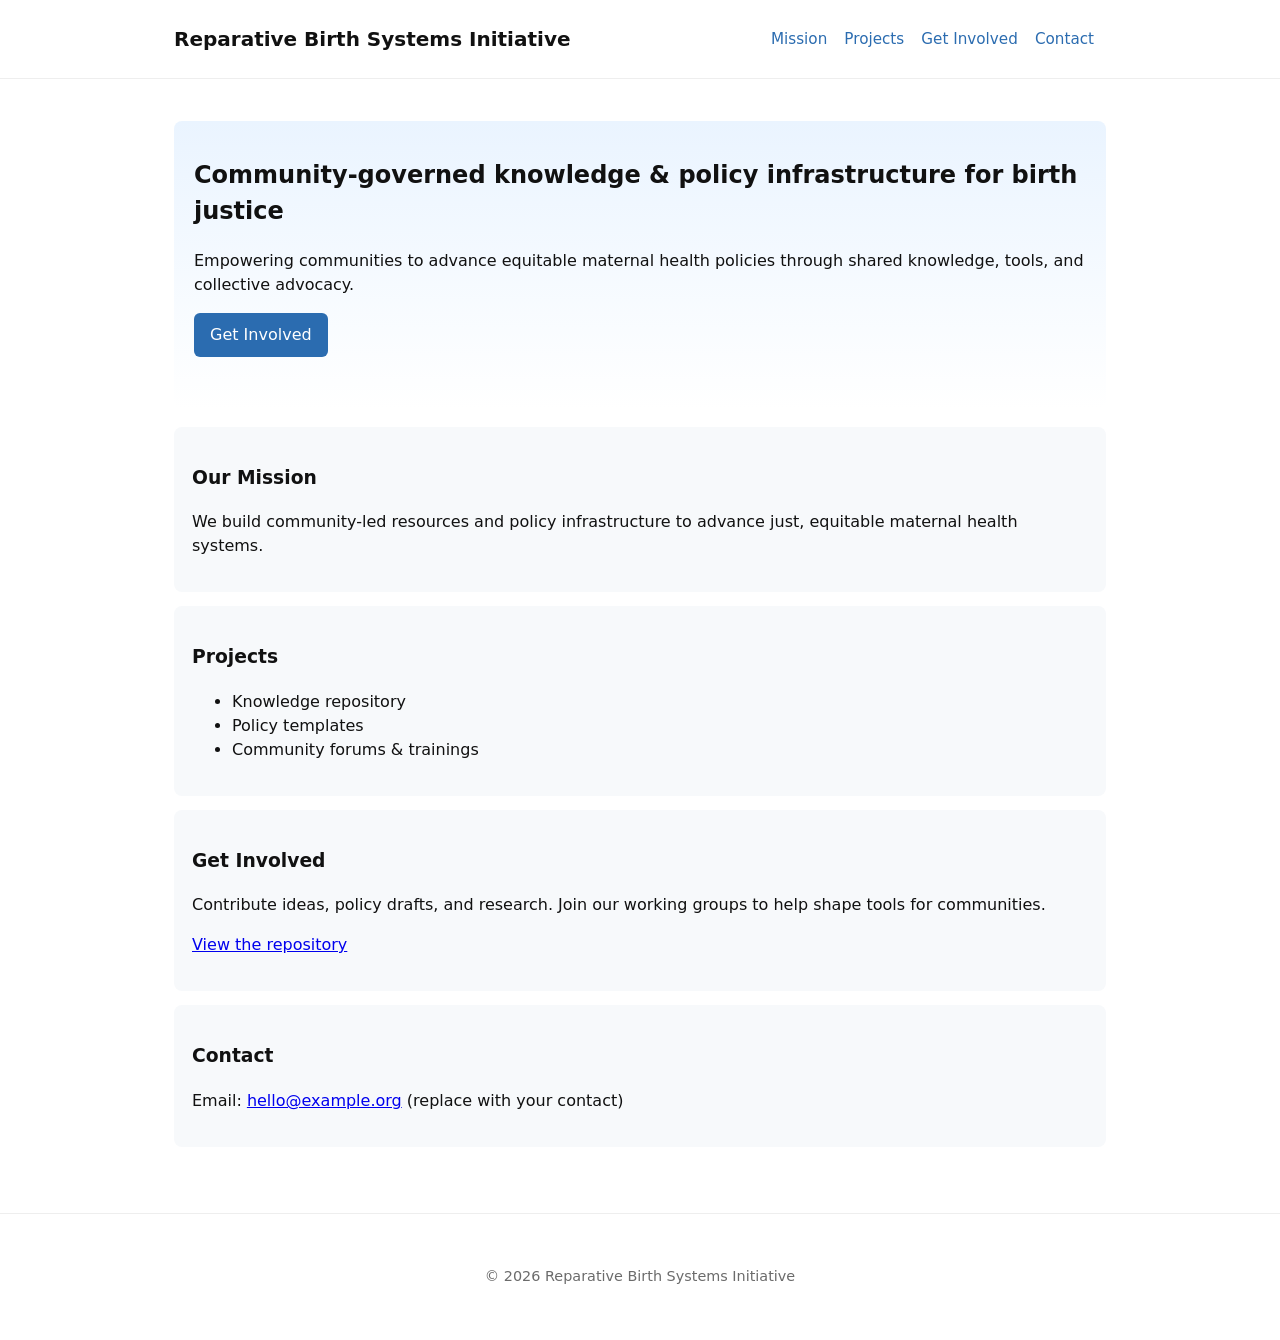
<file: index.html>
<!doctype html>
<html lang="en">
<head>
  <meta charset="utf-8" />
  <meta name="viewport" content="width=device-width,initial-scale=1" />
  <title>Reparative Birth Systems Initiative</title>
  <link rel="stylesheet" href="styles.css" />
  <meta name="description" content="Community-governed knowledge & policy infrastructure for birth justice." />
</head>
<body>
  <header class="site-header">
    <div class="container">
      <h1 class="site-title">Reparative Birth Systems Initiative</h1>
      <nav class="site-nav" aria-label="Main">
        <a href="#mission">Mission</a>
        <a href="#projects">Projects</a>
        <a href="#get-involved">Get Involved</a>
        <a href="#contact">Contact</a>
      </nav>
    </div>
  </header>

  <main class="container">
    <section id="hero" class="hero">
      <h2>Community-governed knowledge & policy infrastructure for birth justice</h2>
      <p>Empowering communities to advance equitable maternal health policies through shared knowledge, tools, and collective advocacy.</p>
      <p><a class="cta" href="#get-involved">Get Involved</a></p>
    </section>

    <section id="mission" class="card">
      <h3>Our Mission</h3>
      <p>We build community-led resources and policy infrastructure to advance just, equitable maternal health systems.</p>
    </section>

    <section id="projects" class="card">
      <h3>Projects</h3>
      <ul>
        <li>Knowledge repository</li>
        <li>Policy templates</li>
        <li>Community forums & trainings</li>
      </ul>
    </section>

    <section id="get-involved" class="card">
      <h3>Get Involved</h3>
      <p>Contribute ideas, policy drafts, and research. Join our working groups to help shape tools for communities.</p>
      <p><a href="https://github.com/Motherwit2026/Reparative-Birth-Systems-Initiative">View the repository</a></p>
    </section>

    <section id="contact" class="card">
      <h3>Contact</h3>
      <p>Email: <a href="mailto:hello@example.org">hello@example.org</a> (replace with your contact)</p>
    </section>
  </main>

  <footer class="site-footer">
    <div class="container">
      <p>&copy; <span id="year"></span> Reparative Birth Systems Initiative</p>
    </div>
  </footer>

  <script>
    // small script to set the year
    document.getElementById('year').textContent = new Date().getFullYear();
  </script>
</body>
</html>
</file>
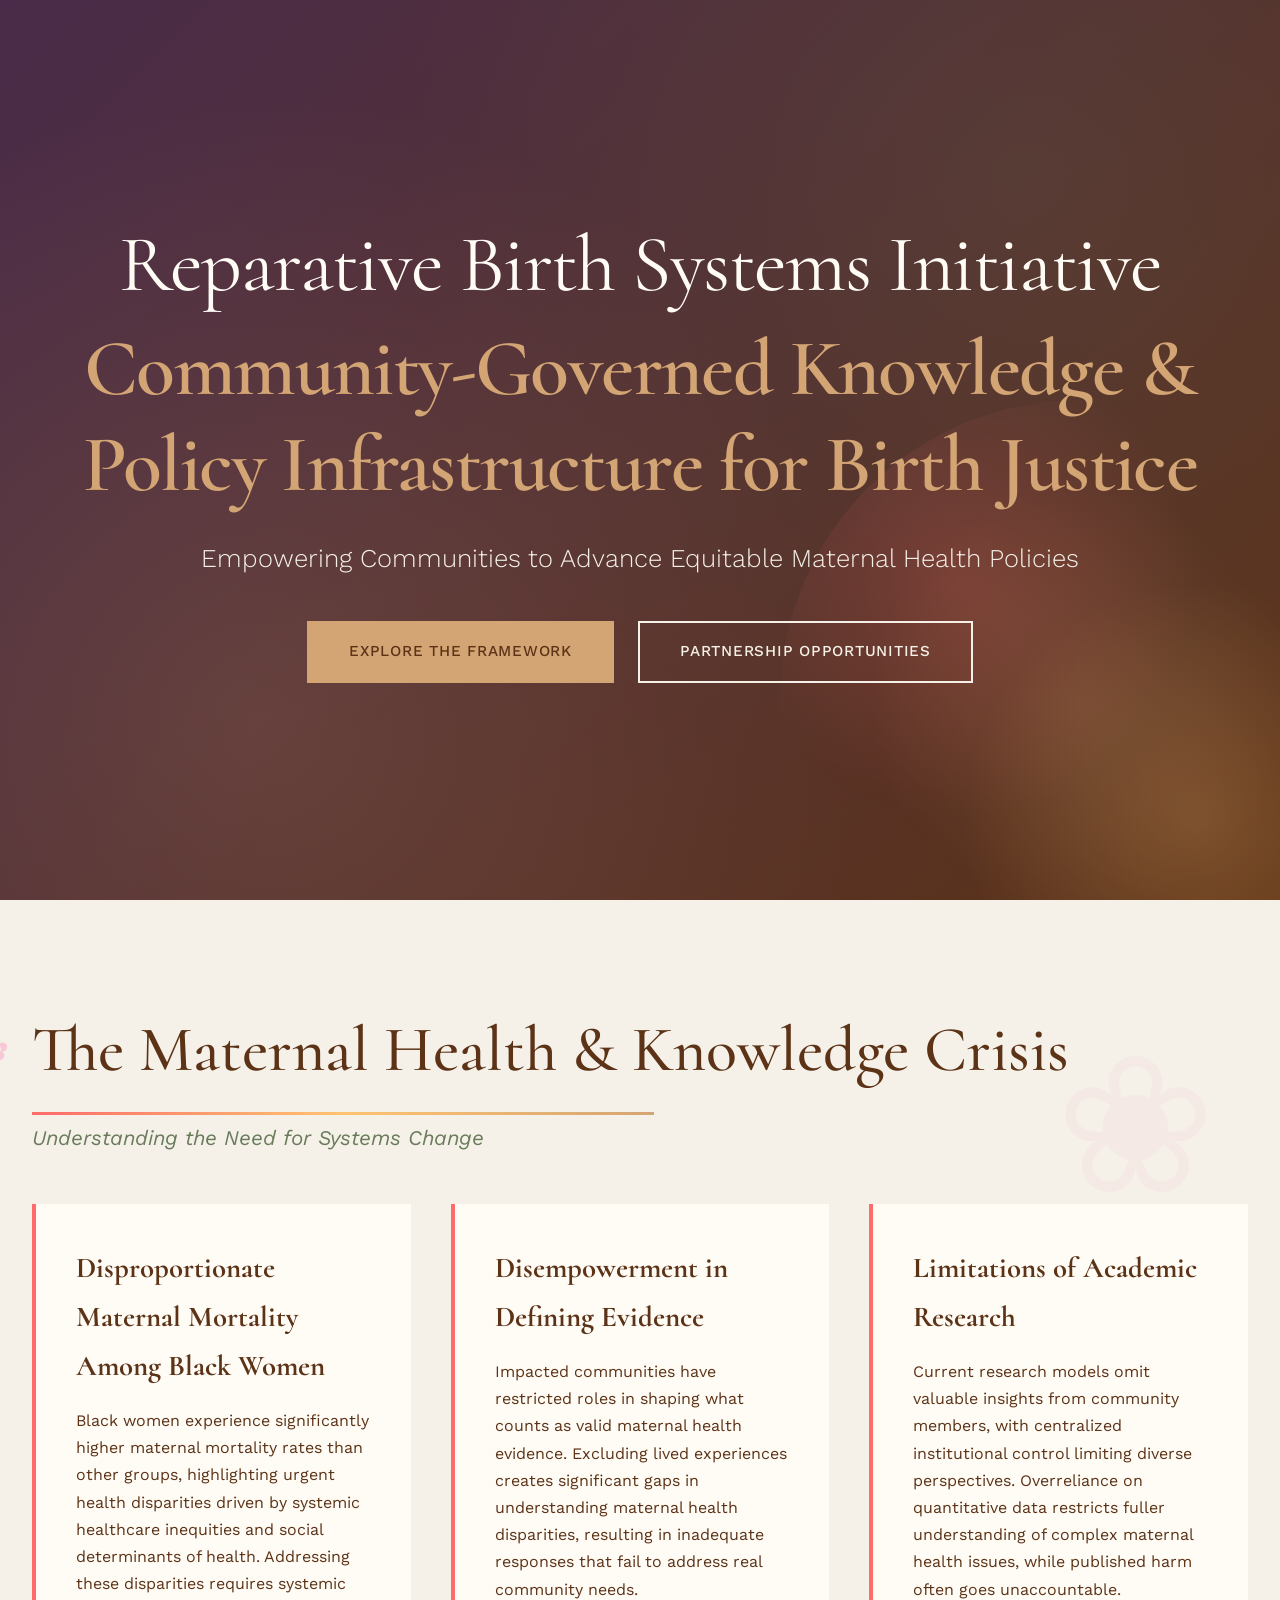
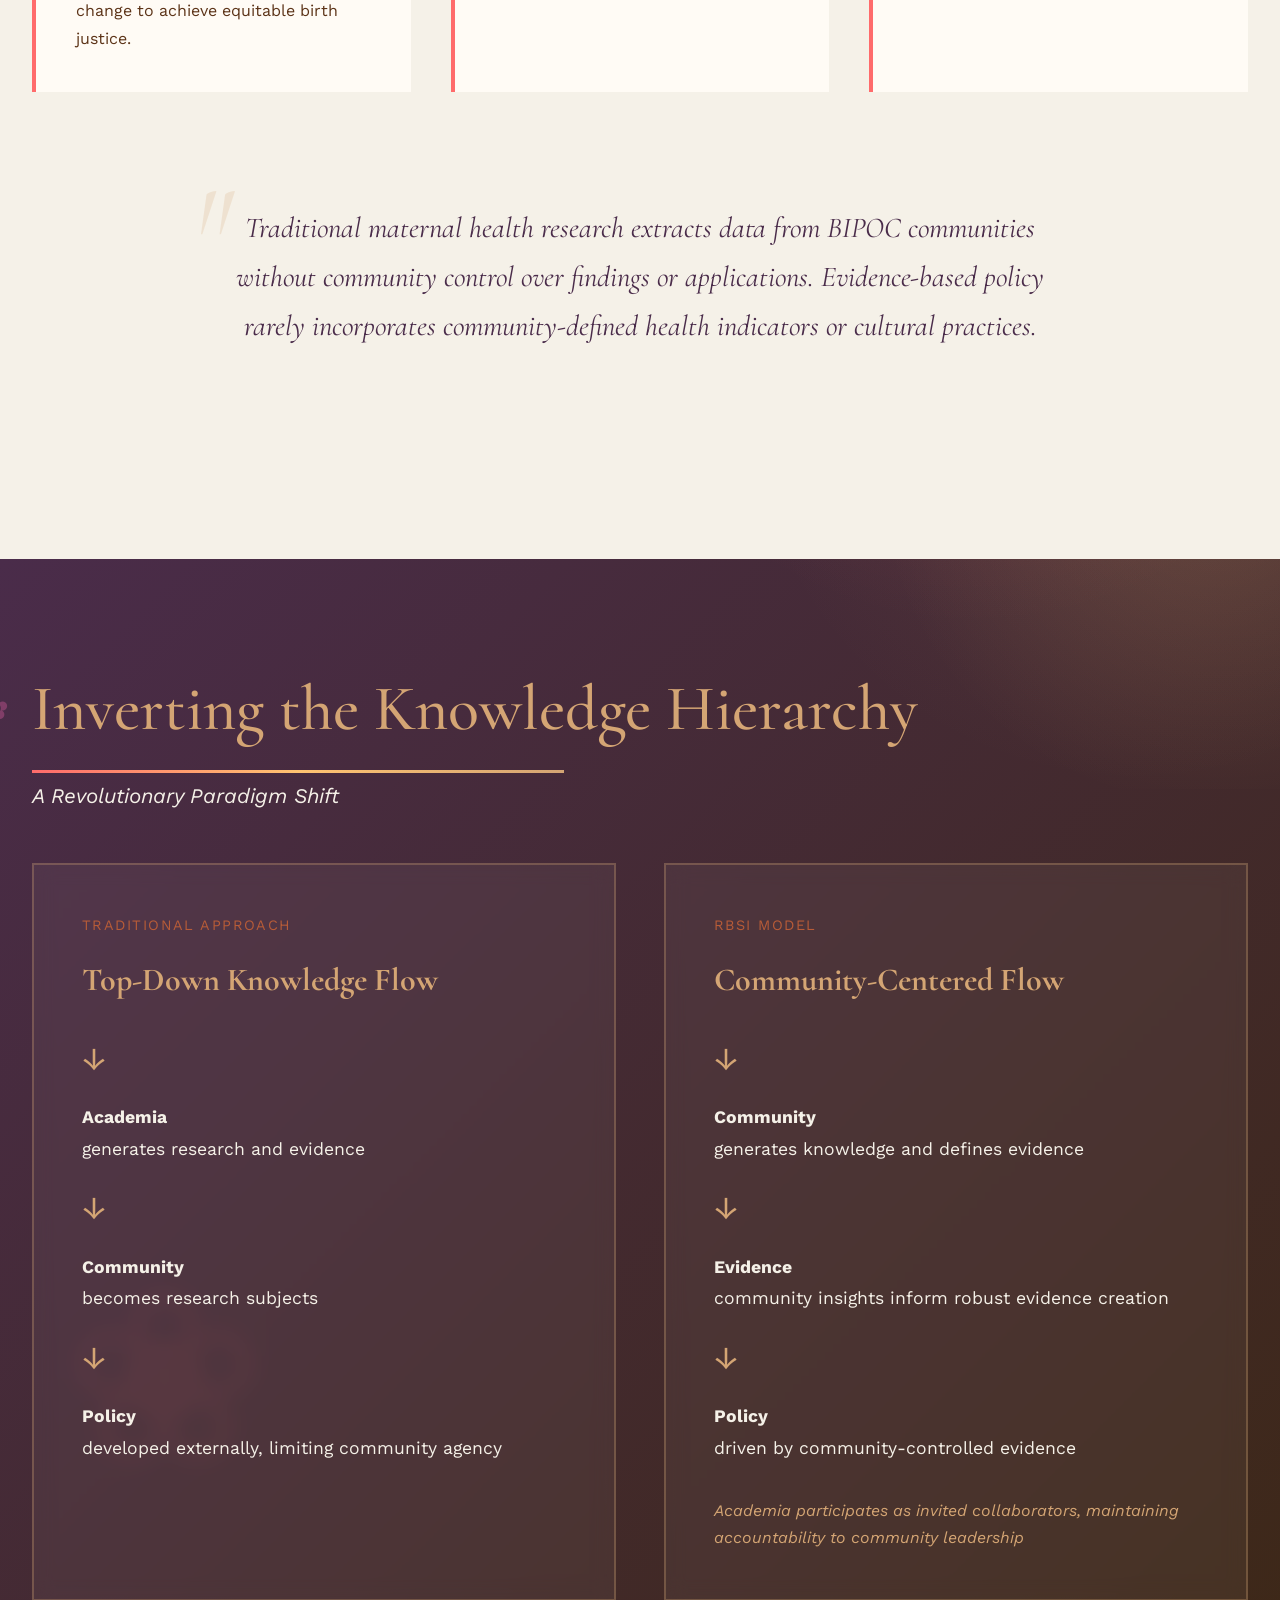
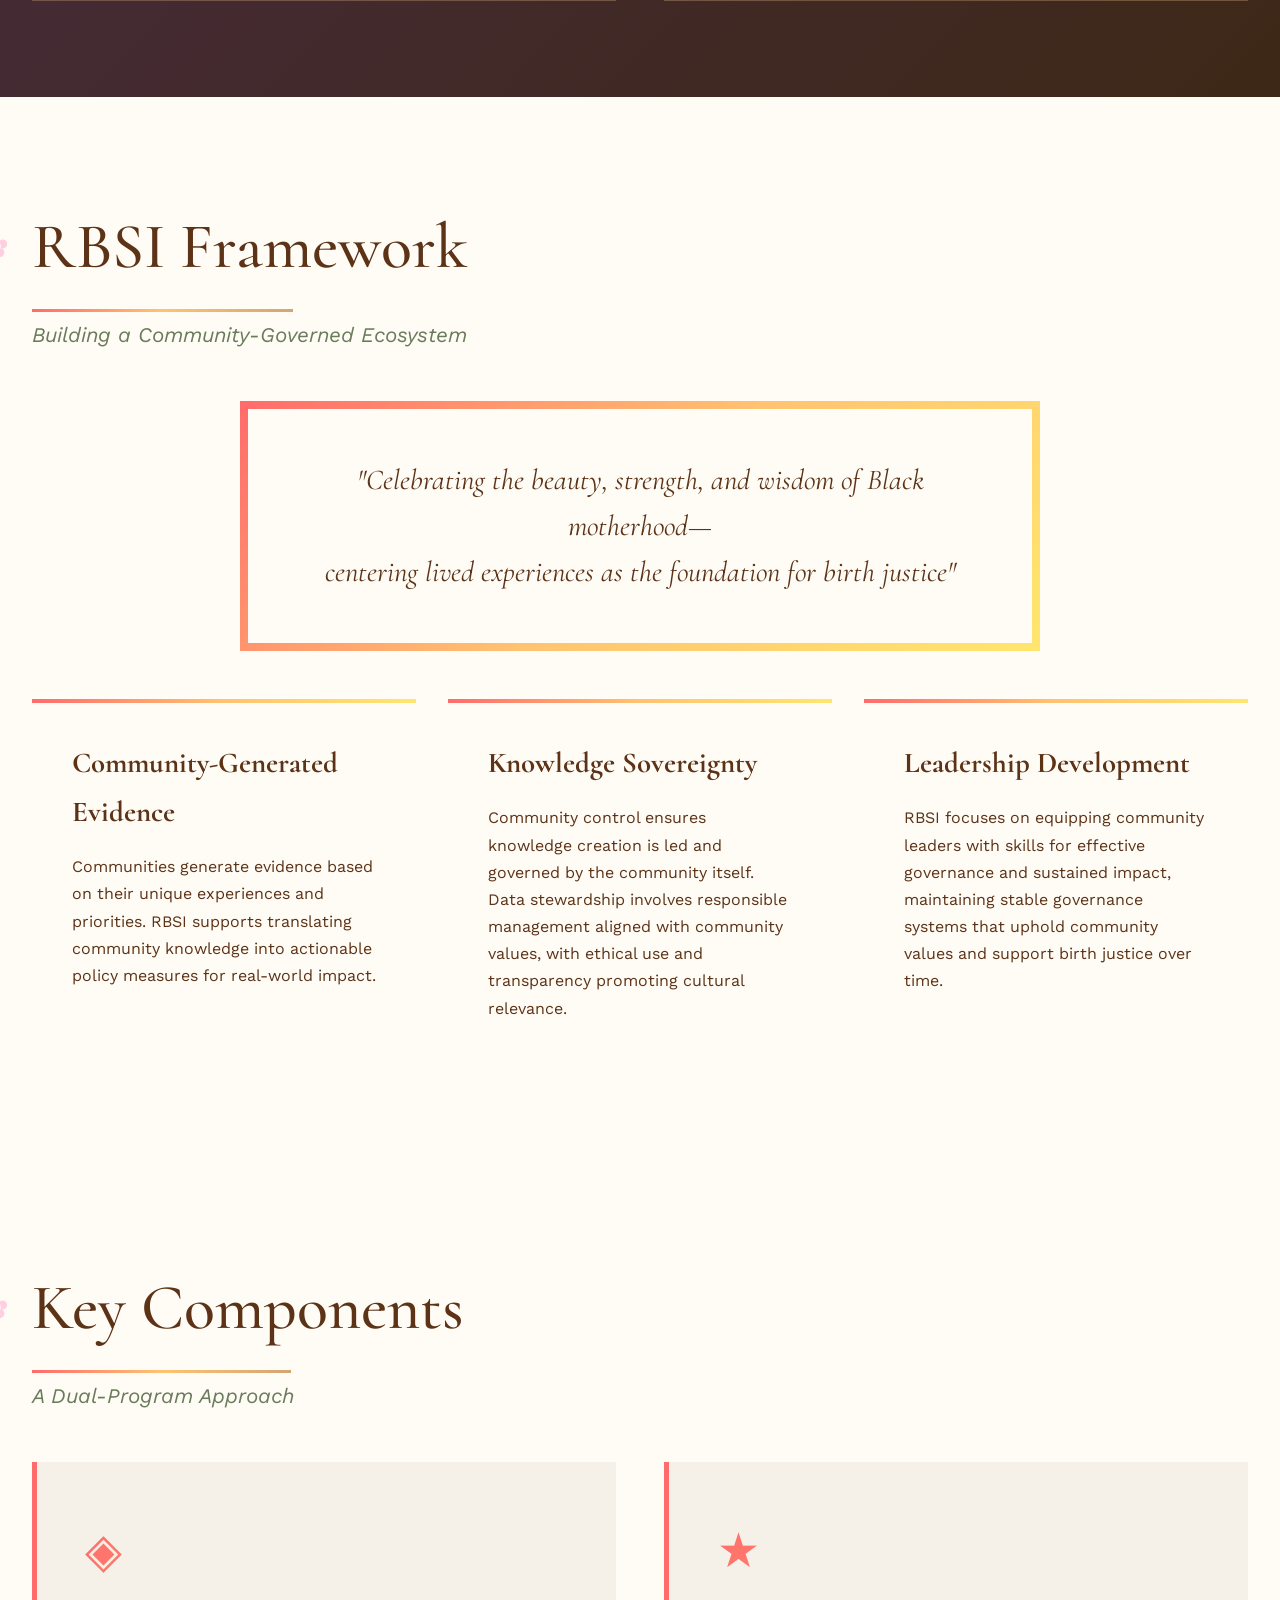
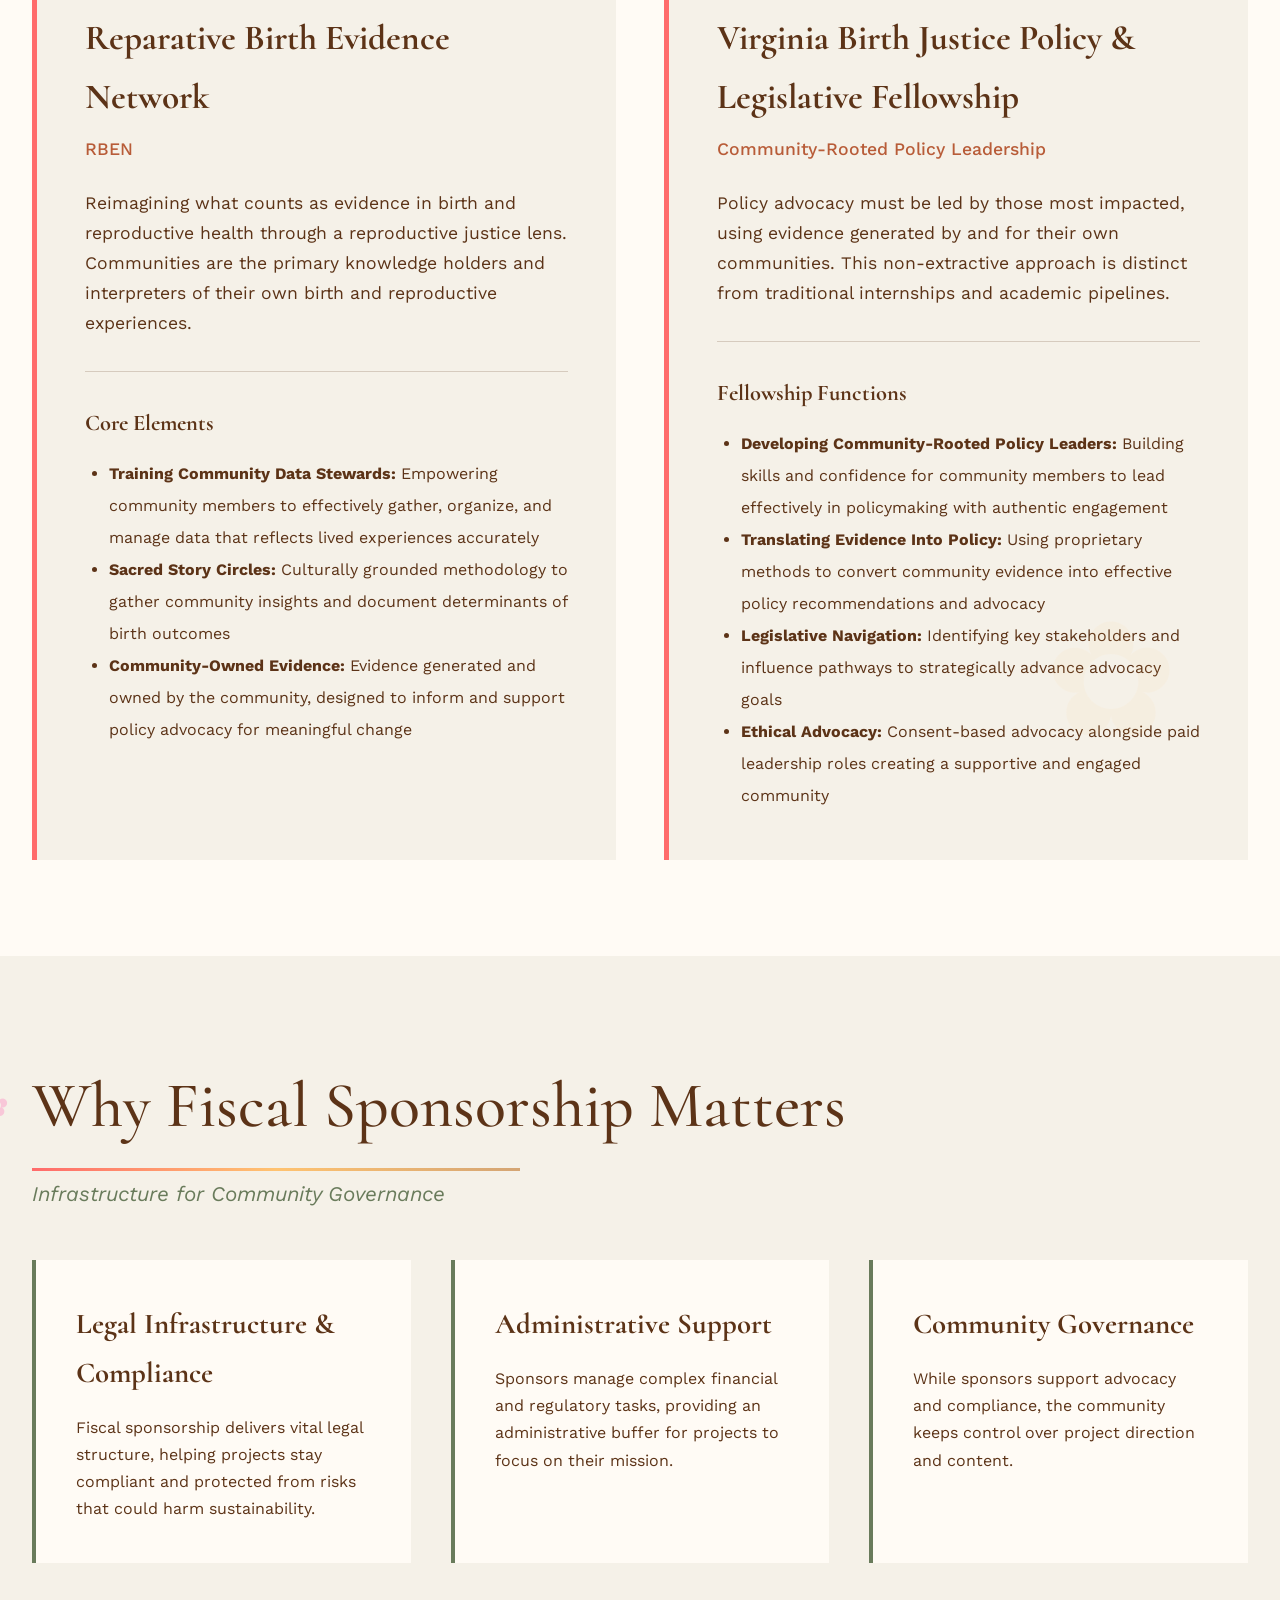
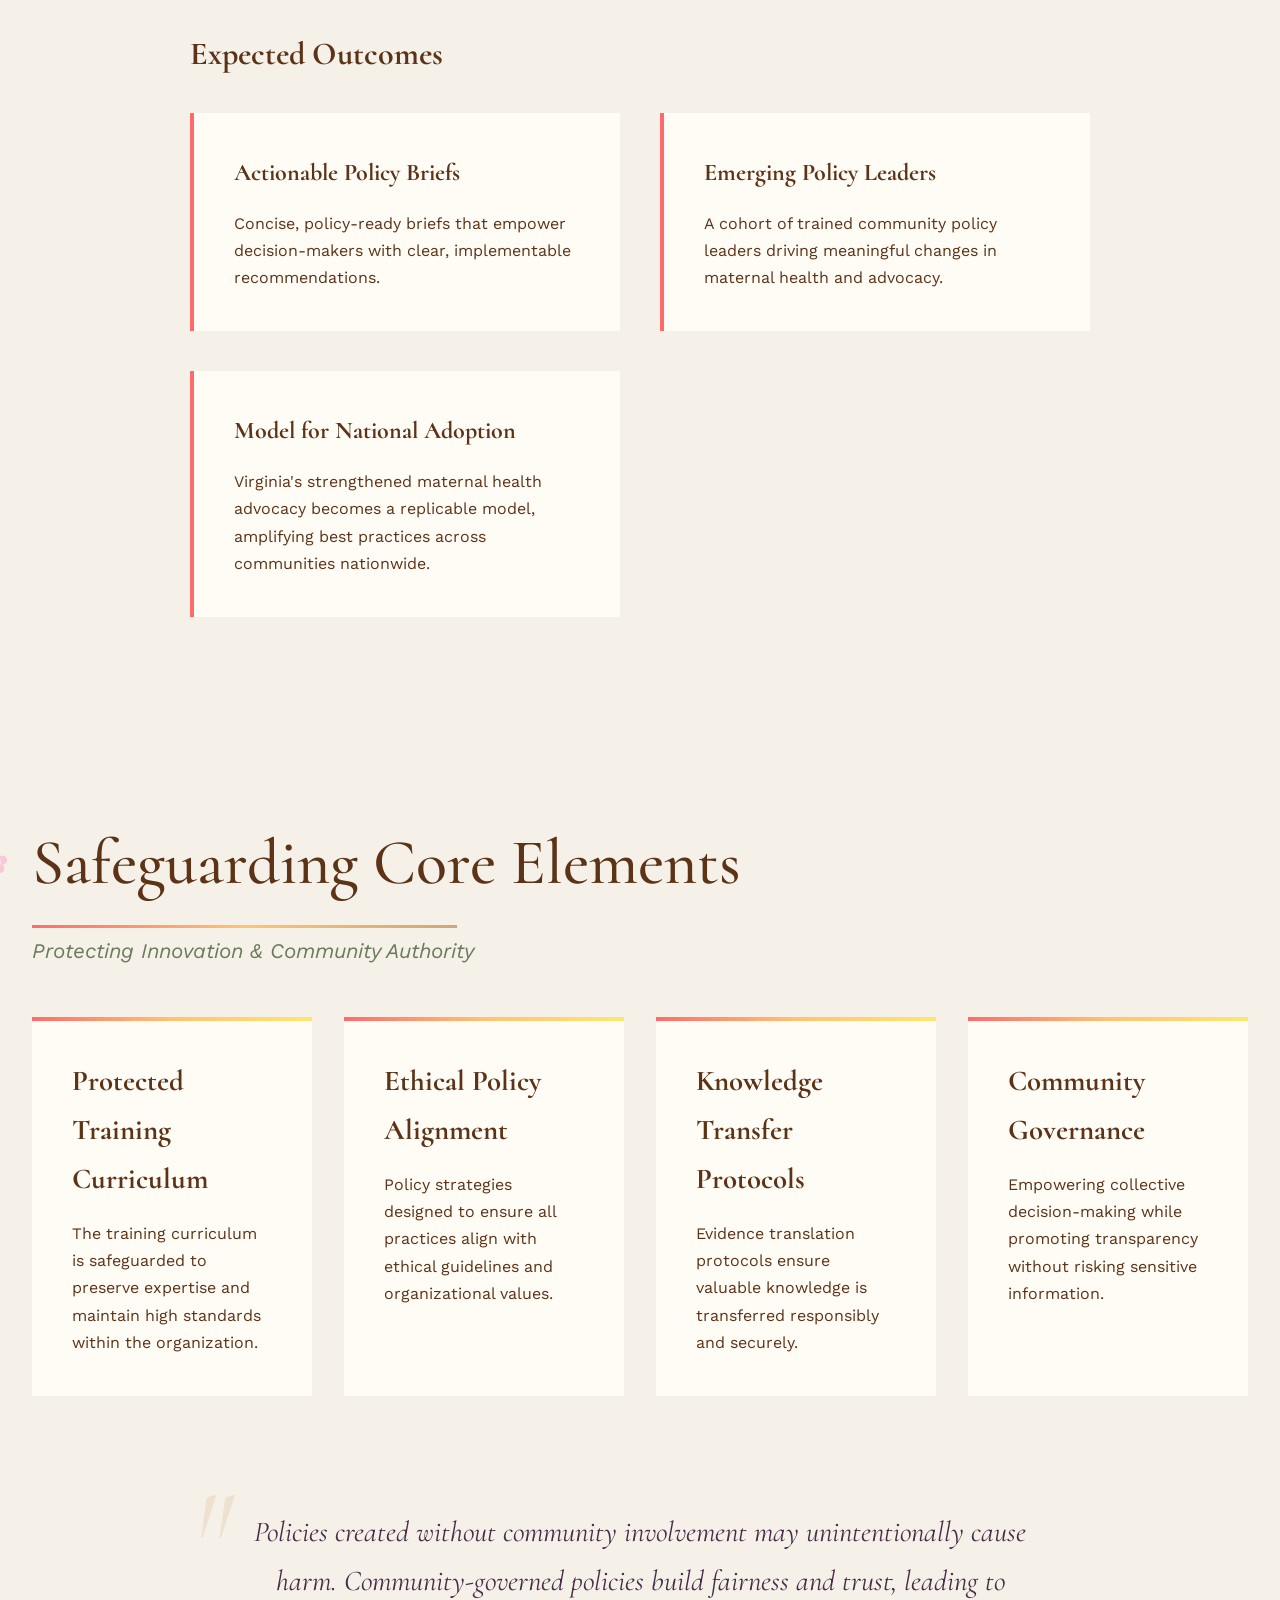
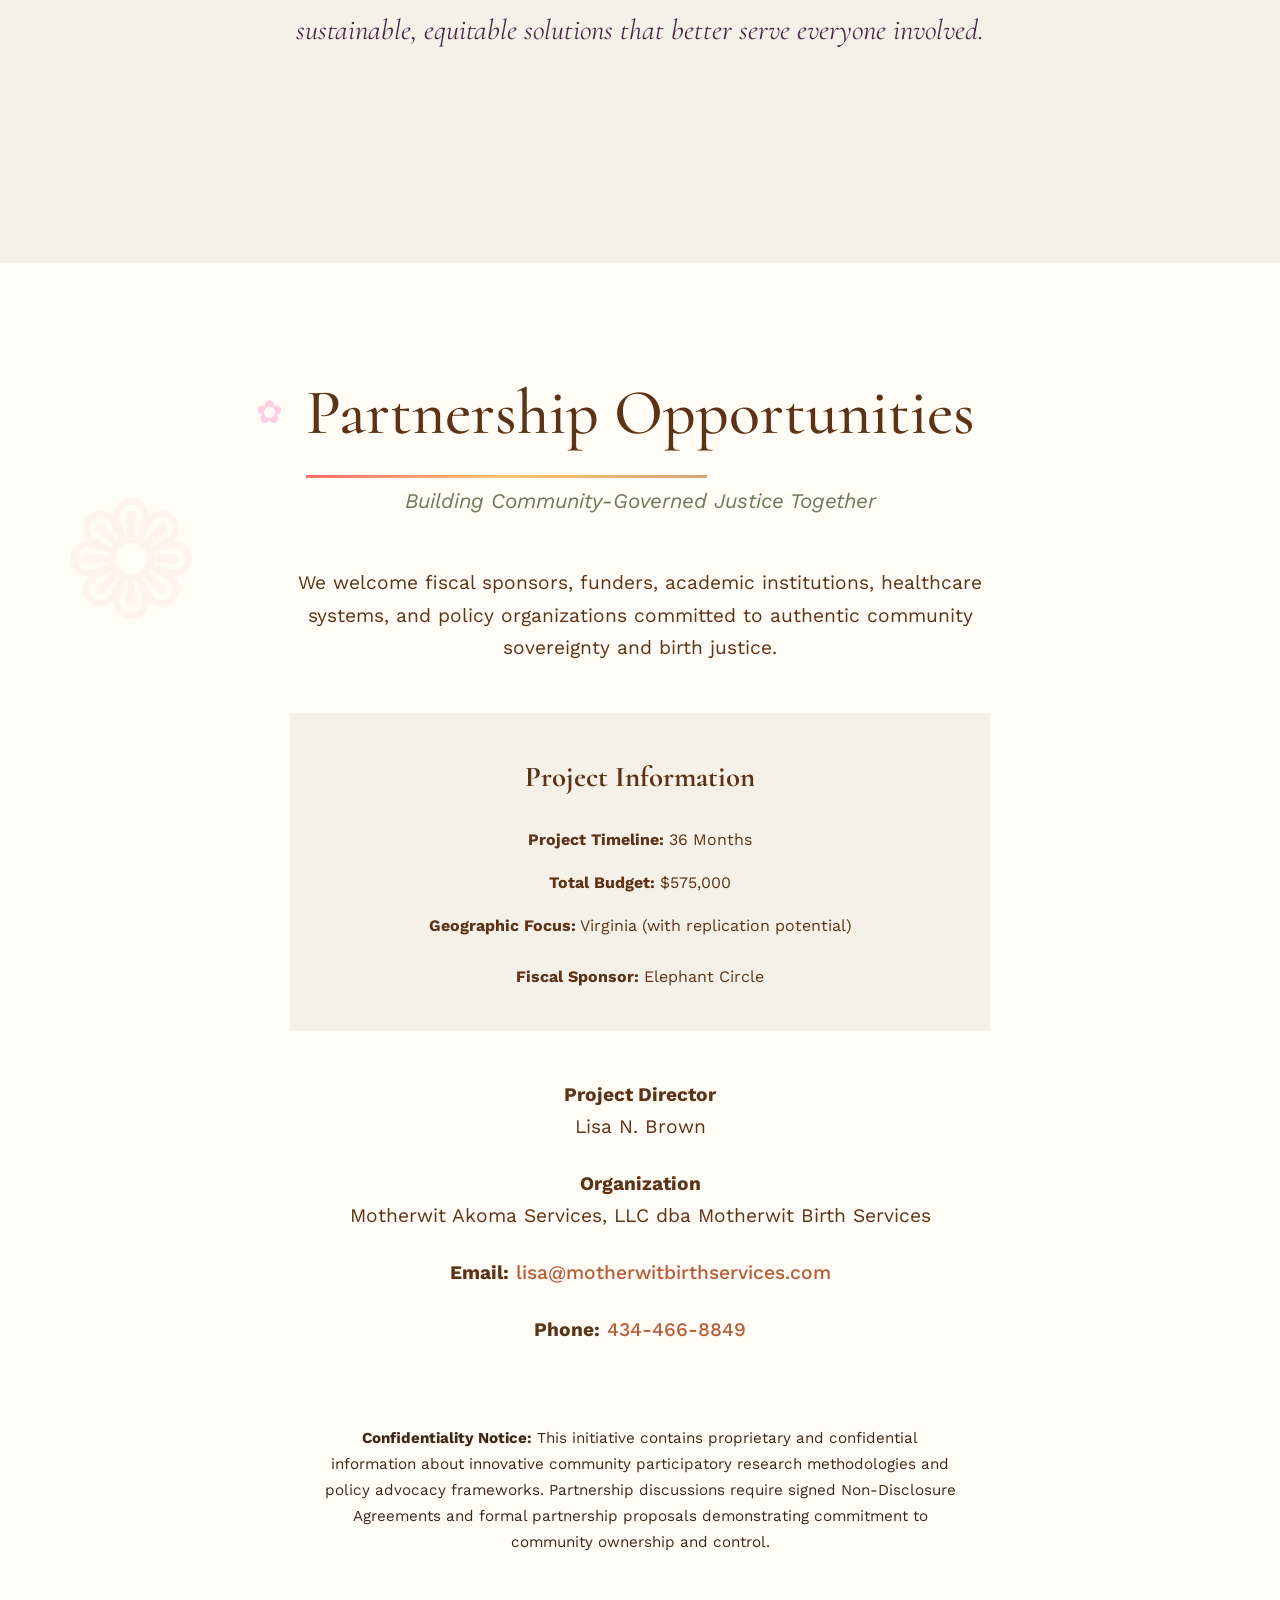
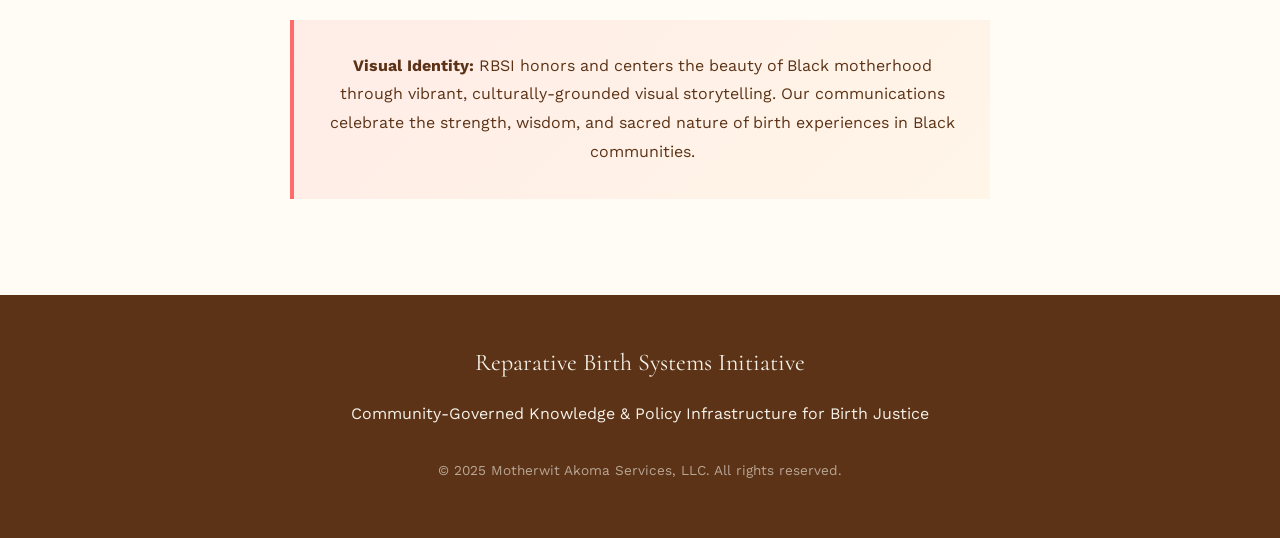
<file: reparative-birth-systems.html>
<!DOCTYPE html>
<html lang="en">
<head>
    <meta charset="UTF-8">
    <meta name="viewport" content="width=device-width, initial-scale=1.0">
    <title>Reparative Birth Systems Initiative | Community-Governed Knowledge & Policy Infrastructure</title>
    <link href="https://fonts.googleapis.com/css2?family=Cormorant:wght@300;400;500;600;700&family=Work+Sans:wght@300;400;500;600&display=swap" rel="stylesheet">
    <style>
        :root {
            --earth-clay: #B85C38;
            --deep-earth: #5C3317;
            --sacred-gold: #D4A574;
            --ancestral-purple: #4A2C4A;
            --life-green: #697B5B;
            --cream: #F5F1E8;
            --warm-white: #FFFBF5;
            --shadow-brown: #3D2817;
            --vibrant-coral: #FF6B6B;
            --vibrant-pink: #FF69B4;
            --vibrant-orange: #FFC371;
            --vibrant-yellow: #FFE66D;
        }

        * {
            margin: 0;
            padding: 0;
            box-sizing: border-box;
        }

        body {
            font-family: 'Work Sans', sans-serif;
            color: var(--deep-earth);
            background: var(--warm-white);
            line-height: 1.7;
            overflow-x: hidden;
        }

        .hero {
            min-height: 100vh;
            background: linear-gradient(135deg, var(--ancestral-purple) 0%, var(--deep-earth) 100%);
            position: relative;
            display: flex;
            align-items: center;
            justify-content: center;
            padding: 2rem;
            overflow: hidden;
        }

        .hero::before {
            content: '';
            position: absolute;
            top: 0;
            left: 0;
            right: 0;
            bottom: 0;
            background: 
                radial-gradient(circle at 20% 80%, rgba(212, 165, 116, 0.15) 0%, transparent 50%),
                radial-gradient(circle at 80% 20%, rgba(105, 123, 91, 0.15) 0%, transparent 50%);
            animation: breathe 8s ease-in-out infinite;
        }

        /* Decorative floral patterns inspired by the vibrant imagery */
        .hero::after {
            content: '';
            position: absolute;
            bottom: -100px;
            right: -100px;
            width: 600px;
            height: 600px;
            background: 
                radial-gradient(circle at 30% 30%, rgba(255, 107, 107, 0.2) 0%, transparent 40%),
                radial-gradient(circle at 70% 70%, rgba(255, 195, 113, 0.2) 0%, transparent 40%),
                radial-gradient(circle at 50% 50%, rgba(212, 165, 116, 0.15) 0%, transparent 50%);
            border-radius: 50%;
            animation: floatFloral 15s ease-in-out infinite;
        }

        @keyframes floatFloral {
            0%, 100% { transform: translate(0, 0) scale(1); }
            50% { transform: translate(-50px, -50px) scale(1.1); }
        }

        @keyframes breathe {
            0%, 100% { opacity: 0.6; }
            50% { opacity: 1; }
        }

        .hero-content {
            max-width: 1200px;
            text-align: center;
            position: relative;
            z-index: 2;
            animation: fadeInUp 1.2s ease-out;
        }

        @keyframes fadeInUp {
            from {
                opacity: 0;
                transform: translateY(40px);
            }
            to {
                opacity: 1;
                transform: translateY(0);
            }
        }

        .hero h1 {
            font-family: 'Cormorant', serif;
            font-size: clamp(2.5rem, 7vw, 5rem);
            font-weight: 400;
            color: var(--warm-white);
            margin-bottom: 1.5rem;
            letter-spacing: -0.02em;
            line-height: 1.2;
        }

        .hero h1 strong {
            font-weight: 600;
            color: var(--sacred-gold);
            display: block;
            margin-top: 0.5rem;
        }

        .hero-subtitle {
            font-size: clamp(1.1rem, 2.3vw, 1.6rem);
            color: var(--cream);
            font-weight: 300;
            margin-bottom: 2.5rem;
            animation: fadeInUp 1.2s ease-out 0.2s both;
        }

        .cta-buttons {
            display: flex;
            gap: 1.5rem;
            justify-content: center;
            flex-wrap: wrap;
            animation: fadeInUp 1.2s ease-out 0.4s both;
        }

        .btn {
            padding: 1rem 2.5rem;
            font-size: 1.1rem;
            font-weight: 500;
            text-decoration: none;
            border-radius: 0;
            transition: all 0.4s cubic-bezier(0.4, 0, 0.2, 1);
            position: relative;
            overflow: hidden;
            font-family: 'Work Sans', sans-serif;
            letter-spacing: 0.05em;
            text-transform: uppercase;
            font-size: 0.95rem;
        }

        .btn-primary {
            background: var(--sacred-gold);
            color: var(--deep-earth);
            border: 2px solid var(--sacred-gold);
        }

        .btn-primary::before {
            content: '';
            position: absolute;
            top: 0;
            left: -100%;
            width: 100%;
            height: 100%;
            background: var(--earth-clay);
            transition: left 0.4s ease;
            z-index: -1;
        }

        .btn-primary:hover::before {
            left: 0;
        }

        .btn-primary:hover {
            color: var(--warm-white);
            border-color: var(--earth-clay);
        }

        .btn-secondary {
            background: transparent;
            color: var(--cream);
            border: 2px solid var(--cream);
        }

        .btn-secondary:hover {
            background: var(--cream);
            color: var(--ancestral-purple);
        }

        section {
            padding: 6rem 2rem;
            max-width: 1400px;
            margin: 0 auto;
        }

        .section-title {
            font-family: 'Cormorant', serif;
            font-size: clamp(2.5rem, 5vw, 4rem);
            font-weight: 500;
            color: var(--deep-earth);
            margin-bottom: 1rem;
            position: relative;
            display: inline-block;
        }

        .section-title::after {
            content: '';
            position: absolute;
            bottom: -10px;
            left: 0;
            width: 60%;
            height: 3px;
            background: linear-gradient(90deg, var(--vibrant-coral), var(--vibrant-orange), var(--sacred-gold));
        }

        .section-title::before {
            content: '✿';
            position: absolute;
            left: -50px;
            top: 50%;
            transform: translateY(-50%);
            font-size: 2rem;
            color: var(--vibrant-pink);
            opacity: 0.3;
        }

        .section-subtitle {
            font-size: 1.3rem;
            color: var(--life-green);
            margin-bottom: 3rem;
            font-style: italic;
        }

        .problem-section {
            background: var(--cream);
        }

        .problem-grid {
            display: grid;
            grid-template-columns: repeat(auto-fit, minmax(300px, 1fr));
            gap: 2.5rem;
            margin-top: 3rem;
        }

        .problem-card {
            background: var(--warm-white);
            padding: 2.5rem;
            border-left: 4px solid var(--vibrant-coral);
            transition: all 0.3s ease;
            position: relative;
        }

        .problem-card::before {
            content: '';
            position: absolute;
            top: 0;
            left: 0;
            width: 4px;
            height: 0;
            background: linear-gradient(180deg, var(--vibrant-pink), var(--vibrant-yellow));
            transition: height 0.3s ease;
        }

        .problem-card:hover::before {
            height: 100%;
        }

        .problem-card:hover {
            transform: translateX(10px);
            box-shadow: -15px 15px 30px rgba(0, 0, 0, 0.1);
        }

        .problem-card h3 {
            font-family: 'Cormorant', serif;
            font-size: 1.8rem;
            color: var(--deep-earth);
            margin-bottom: 1rem;
        }

        .shift-section {
            background: linear-gradient(135deg, var(--ancestral-purple) 0%, var(--shadow-brown) 100%);
            color: var(--cream);
            position: relative;
            overflow: hidden;
        }

        .shift-section::before {
            content: '';
            position: absolute;
            top: -50%;
            right: -20%;
            width: 800px;
            height: 800px;
            background: 
                radial-gradient(circle at 30% 30%, rgba(255, 107, 107, 0.15) 0%, transparent 50%),
                radial-gradient(circle at 60% 60%, rgba(255, 195, 113, 0.15) 0%, transparent 50%),
                radial-gradient(circle at 50% 50%, rgba(212, 165, 116, 0.1) 0%, transparent 70%);
            animation: float 20s ease-in-out infinite;
        }

        .shift-section::after {
            content: '❀';
            position: absolute;
            bottom: 10%;
            left: 5%;
            font-size: 15rem;
            color: var(--vibrant-coral);
            opacity: 0.05;
            animation: floatFloral 12s ease-in-out infinite;
        }

        @keyframes float {
            0%, 100% { transform: translate(0, 0) rotate(0deg); }
            50% { transform: translate(-30px, 30px) rotate(10deg); }
        }

        .shift-section .section-title {
            color: var(--sacred-gold);
        }

        .shift-section .section-subtitle {
            color: var(--cream);
        }

        .flow-comparison {
            display: grid;
            grid-template-columns: repeat(auto-fit, minmax(350px, 1fr));
            gap: 3rem;
            margin-top: 3rem;
            position: relative;
            z-index: 2;
        }

        .flow-box {
            background: rgba(245, 241, 232, 0.05);
            padding: 3rem;
            border: 2px solid rgba(212, 165, 116, 0.3);
            backdrop-filter: blur(10px);
            transition: all 0.4s ease;
        }

        .flow-box:hover {
            background: rgba(245, 241, 232, 0.1);
            border-color: var(--sacred-gold);
            transform: scale(1.03);
        }

        .flow-box h3 {
            font-family: 'Cormorant', serif;
            font-size: 2rem;
            color: var(--sacred-gold);
            margin-bottom: 1.5rem;
        }

        .flow-box .flow-label {
            font-size: 0.9rem;
            text-transform: uppercase;
            letter-spacing: 0.1em;
            color: var(--earth-clay);
            margin-bottom: 1rem;
        }

        .flow-arrow {
            font-size: 2rem;
            color: var(--sacred-gold);
            margin: 1rem 0;
        }

        .components-section {
            background: var(--warm-white);
        }

        .component-boxes {
            display: grid;
            grid-template-columns: repeat(auto-fit, minmax(450px, 1fr));
            gap: 3rem;
            margin-top: 3rem;
        }

        .component-box {
            background: var(--cream);
            padding: 3rem;
            border-left: 5px solid var(--vibrant-coral);
            position: relative;
            transition: transform 0.3s ease, box-shadow 0.3s ease;
        }

        .component-box::before {
            content: '';
            position: absolute;
            top: 0;
            left: 0;
            width: 5px;
            height: 0;
            background: linear-gradient(180deg, var(--vibrant-pink), var(--vibrant-orange));
            transition: height 0.4s ease;
        }

        .component-box:hover::before {
            height: 100%;
        }

        .component-box:hover {
            transform: translateX(10px);
            box-shadow: -20px 20px 40px rgba(0, 0, 0, 0.1);
        }

        .component-box h3 {
            font-family: 'Cormorant', serif;
            font-size: 2.2rem;
            color: var(--deep-earth);
            margin-bottom: 0.5rem;
        }

        .component-box .subtitle {
            font-size: 1.1rem;
            color: var(--earth-clay);
            margin-bottom: 1.5rem;
            font-weight: 500;
        }

        .component-icon {
            font-size: 3rem;
            margin-bottom: 1rem;
            background: linear-gradient(135deg, var(--vibrant-coral), var(--vibrant-orange));
            -webkit-background-clip: text;
            -webkit-text-fill-color: transparent;
            background-clip: text;
        }

        .component-features {
            margin-top: 2rem;
            padding-top: 2rem;
            border-top: 1px solid rgba(92, 51, 23, 0.2);
        }

        .component-features h4 {
            font-family: 'Cormorant', serif;
            font-size: 1.4rem;
            margin-bottom: 1rem;
            color: var(--deep-earth);
        }

        .component-features ul {
            margin-left: 1.5rem;
            line-height: 2;
        }

        .principles-section {
            background: var(--cream);
        }

        .principles-grid {
            display: grid;
            grid-template-columns: repeat(auto-fit, minmax(280px, 1fr));
            gap: 2rem;
            margin-top: 3rem;
        }

        .principle-card {
            background: var(--warm-white);
            padding: 2.5rem;
            position: relative;
            transition: all 0.4s ease;
        }

        .principle-card::before {
            content: '';
            position: absolute;
            top: 0;
            left: 0;
            right: 0;
            height: 4px;
            background: linear-gradient(90deg, var(--vibrant-coral), var(--vibrant-orange), var(--vibrant-yellow));
        }

        .principle-card:hover {
            transform: translateY(-10px);
            box-shadow: 0 20px 40px rgba(0, 0, 0, 0.15);
        }

        .principle-card h3 {
            font-family: 'Cormorant', serif;
            font-size: 1.8rem;
            color: var(--deep-earth);
            margin-bottom: 1rem;
        }

        .quote-block {
            font-family: 'Cormorant', serif;
            font-size: 1.8rem;
            font-style: italic;
            color: var(--ancestral-purple);
            text-align: center;
            padding: 3rem 2rem;
            margin: 4rem 0;
            position: relative;
            max-width: 900px;
            margin-left: auto;
            margin-right: auto;
        }

        .quote-block::before {
            content: '"';
            font-size: 8rem;
            color: var(--sacred-gold);
            opacity: 0.2;
            position: absolute;
            top: -2rem;
            left: 0;
            font-family: 'Cormorant', serif;
        }

        .contact {
            background: var(--warm-white);
            text-align: center;
        }

        .contact-content {
            max-width: 800px;
            margin: 0 auto;
        }

        .contact-info {
            margin-top: 3rem;
            display: flex;
            flex-direction: column;
            gap: 1.5rem;
        }

        .contact-item {
            font-size: 1.2rem;
            color: var(--deep-earth);
        }

        .contact-item a {
            color: var(--earth-clay);
            text-decoration: none;
            font-weight: 500;
            transition: color 0.3s ease;
        }

        .contact-item a:hover {
            color: var(--sacred-gold);
        }

        footer {
            background: var(--deep-earth);
            color: var(--cream);
            padding: 3rem 2rem;
            text-align: center;
        }

        footer p {
            margin-bottom: 0.5rem;
        }

        @media (max-width: 768px) {
            .hero {
                min-height: 80vh;
            }

            section {
                padding: 4rem 1.5rem;
            }

            .component-boxes,
            .flow-comparison {
                grid-template-columns: 1fr;
            }

            .component-box {
                padding: 2rem;
            }

            .cta-buttons {
                flex-direction: column;
                align-items: center;
            }

            .btn {
                width: 100%;
                max-width: 300px;
            }
        }

        .fiscal-section {
            background: var(--cream);
        }

        .fiscal-grid {
            display: grid;
            grid-template-columns: repeat(auto-fit, minmax(300px, 1fr));
            gap: 2.5rem;
            margin-top: 3rem;
        }

        .fiscal-card {
            background: var(--warm-white);
            padding: 2.5rem;
            border-left: 4px solid var(--life-green);
        }

        .fiscal-card h3 {
            font-family: 'Cormorant', serif;
            font-size: 1.8rem;
            color: var(--deep-earth);
            margin-bottom: 1rem;
        }

        /* Decorative floral accents */
        .decorative-flower {
            position: absolute;
            opacity: 0.08;
            color: var(--vibrant-coral);
            font-size: 8rem;
            pointer-events: none;
            animation: floatFloral 15s ease-in-out infinite;
        }

        .problem-section {
            position: relative;
        }

        .problem-section::before {
            content: '❀';
            position: absolute;
            top: 5%;
            right: 5%;
            font-size: 12rem;
            color: var(--vibrant-pink);
            opacity: 0.05;
            animation: floatFloral 18s ease-in-out infinite;
        }

        .components-section {
            position: relative;
        }

        .components-section::after {
            content: '✿';
            position: absolute;
            bottom: 10%;
            right: 8%;
            font-size: 10rem;
            color: var(--vibrant-orange);
            opacity: 0.06;
            animation: floatFloral 20s ease-in-out infinite;
        }

        .contact {
            position: relative;
        }

        .contact::before {
            content: '❁';
            position: absolute;
            top: 10%;
            left: 5%;
            font-size: 10rem;
            color: var(--vibrant-coral);
            opacity: 0.05;
            animation: floatFloral 16s ease-in-out infinite;
        }
    </style>
</head>
<body>
    <div class="hero">
        <div class="hero-content">
            <h1>
                Reparative Birth Systems Initiative
                <strong>Community-Governed Knowledge & Policy Infrastructure for Birth Justice</strong>
            </h1>
            <p class="hero-subtitle">
                Empowering Communities to Advance Equitable Maternal Health Policies
            </p>
            <div class="cta-buttons">
                <a href="#framework" class="btn btn-primary">Explore the Framework</a>
                <a href="#contact" class="btn btn-secondary">Partnership Opportunities</a>
            </div>
        </div>
    </div>

    <section id="crisis" class="problem-section">
        <h2 class="section-title">The Maternal Health & Knowledge Crisis</h2>
        <p class="section-subtitle">Understanding the Need for Systems Change</p>

        <div class="problem-grid">
            <div class="problem-card">
                <h3>Disproportionate Maternal Mortality Among Black Women</h3>
                <p>Black women experience significantly higher maternal mortality rates than other groups, highlighting urgent health disparities driven by systemic healthcare inequities and social determinants of health. Addressing these disparities requires systemic change to achieve equitable birth justice.</p>
            </div>

            <div class="problem-card">
                <h3>Disempowerment in Defining Evidence</h3>
                <p>Impacted communities have restricted roles in shaping what counts as valid maternal health evidence. Excluding lived experiences creates significant gaps in understanding maternal health disparities, resulting in inadequate responses that fail to address real community needs.</p>
            </div>

            <div class="problem-card">
                <h3>Limitations of Academic Research</h3>
                <p>Current research models omit valuable insights from community members, with centralized institutional control limiting diverse perspectives. Overreliance on quantitative data restricts fuller understanding of complex maternal health issues, while published harm often goes unaccountable.</p>
            </div>
        </div>

        <div class="quote-block">
            Traditional maternal health research extracts data from BIPOC communities without community control over findings or applications. Evidence-based policy rarely incorporates community-defined health indicators or cultural practices.
        </div>
    </section>

    <section id="shift" class="shift-section">
        <h2 class="section-title">Inverting the Knowledge Hierarchy</h2>
        <p class="section-subtitle">A Revolutionary Paradigm Shift</p>

        <div class="flow-comparison">
            <div class="flow-box">
                <div class="flow-label">Traditional Approach</div>
                <h3>Top-Down Knowledge Flow</h3>
                <div class="flow-arrow">↓</div>
                <p style="font-size: 1.1rem; line-height: 1.8;">
                    <strong>Academia</strong><br>
                    generates research and evidence
                </p>
                <div class="flow-arrow">↓</div>
                <p style="font-size: 1.1rem; line-height: 1.8;">
                    <strong>Community</strong><br>
                    becomes research subjects
                </p>
                <div class="flow-arrow">↓</div>
                <p style="font-size: 1.1rem; line-height: 1.8;">
                    <strong>Policy</strong><br>
                    developed externally, limiting community agency
                </p>
            </div>

            <div class="flow-box">
                <div class="flow-label">RBSI Model</div>
                <h3>Community-Centered Flow</h3>
                <div class="flow-arrow">↓</div>
                <p style="font-size: 1.1rem; line-height: 1.8;">
                    <strong>Community</strong><br>
                    generates knowledge and defines evidence
                </p>
                <div class="flow-arrow">↓</div>
                <p style="font-size: 1.1rem; line-height: 1.8;">
                    <strong>Evidence</strong><br>
                    community insights inform robust evidence creation
                </p>
                <div class="flow-arrow">↓</div>
                <p style="font-size: 1.1rem; line-height: 1.8;">
                    <strong>Policy</strong><br>
                    driven by community-controlled evidence
                </p>
                <p style="margin-top: 2rem; font-style: italic; color: var(--sacred-gold);">
                    Academia participates as invited collaborators, maintaining accountability to community leadership
                </p>
            </div>
        </div>
    </section>

    <section id="framework">
        <h2 class="section-title">RBSI Framework</h2>
        <p class="section-subtitle">Building a Community-Governed Ecosystem</p>

        <div style="background: linear-gradient(135deg, var(--vibrant-coral) 0%, var(--vibrant-orange) 50%, var(--vibrant-yellow) 100%); padding: 0.5rem; margin: 3rem auto; max-width: 800px; position: relative;">
            <div style="background: var(--warm-white); padding: 3rem; text-align: center;">
                <p style="font-family: 'Cormorant', serif; font-size: 1.8rem; font-style: italic; color: var(--deep-earth); line-height: 1.6;">
                    "Celebrating the beauty, strength, and wisdom of Black motherhood—<br>
                    centering lived experiences as the foundation for birth justice"
                </p>
            </div>
        </div>

        <div class="principles-grid">
            <div class="principle-card">
                <h3>Community-Generated Evidence</h3>
                <p>Communities generate evidence based on their unique experiences and priorities. RBSI supports translating community knowledge into actionable policy measures for real-world impact.</p>
            </div>

            <div class="principle-card">
                <h3>Knowledge Sovereignty</h3>
                <p>Community control ensures knowledge creation is led and governed by the community itself. Data stewardship involves responsible management aligned with community values, with ethical use and transparency promoting cultural relevance.</p>
            </div>

            <div class="principle-card">
                <h3>Leadership Development</h3>
                <p>RBSI focuses on equipping community leaders with skills for effective governance and sustained impact, maintaining stable governance systems that uphold community values and support birth justice over time.</p>
            </div>
        </div>
    </section>

    <section id="components" class="components-section">
        <h2 class="section-title">Key Components</h2>
        <p class="section-subtitle">A Dual-Program Approach</p>

        <div class="component-boxes">
            <div class="component-box">
                <div class="component-icon">◈</div>
                <h3>Reparative Birth Evidence Network</h3>
                <p class="subtitle">RBEN</p>
                <p style="font-size: 1.1rem; margin-bottom: 1.5rem;">
                    Reimagining what counts as evidence in birth and reproductive health through a reproductive justice lens. Communities are the primary knowledge holders and interpreters of their own birth and reproductive experiences.
                </p>

                <div class="component-features">
                    <h4>Core Elements</h4>
                    <ul>
                        <li><strong>Training Community Data Stewards:</strong> Empowering community members to effectively gather, organize, and manage data that reflects lived experiences accurately</li>
                        <li><strong>Sacred Story Circles:</strong> Culturally grounded methodology to gather community insights and document determinants of birth outcomes</li>
                        <li><strong>Community-Owned Evidence:</strong> Evidence generated and owned by the community, designed to inform and support policy advocacy for meaningful change</li>
                    </ul>
                </div>
            </div>

            <div class="component-box">
                <div class="component-icon">★</div>
                <h3>Virginia Birth Justice Policy & Legislative Fellowship</h3>
                <p class="subtitle">Community-Rooted Policy Leadership</p>
                <p style="font-size: 1.1rem; margin-bottom: 1.5rem;">
                    Policy advocacy must be led by those most impacted, using evidence generated by and for their own communities. This non-extractive approach is distinct from traditional internships and academic pipelines.
                </p>

                <div class="component-features">
                    <h4>Fellowship Functions</h4>
                    <ul>
                        <li><strong>Developing Community-Rooted Policy Leaders:</strong> Building skills and confidence for community members to lead effectively in policymaking with authentic engagement</li>
                        <li><strong>Translating Evidence Into Policy:</strong> Using proprietary methods to convert community evidence into effective policy recommendations and advocacy</li>
                        <li><strong>Legislative Navigation:</strong> Identifying key stakeholders and influence pathways to strategically advance advocacy goals</li>
                        <li><strong>Ethical Advocacy:</strong> Consent-based advocacy alongside paid leadership roles creating a supportive and engaged community</li>
                    </ul>
                </div>
            </div>
        </div>
    </section>

    <section id="fiscal" class="fiscal-section">
        <h2 class="section-title">Why Fiscal Sponsorship Matters</h2>
        <p class="section-subtitle">Infrastructure for Community Governance</p>

        <div class="fiscal-grid">
            <div class="fiscal-card">
                <h3>Legal Infrastructure & Compliance</h3>
                <p>Fiscal sponsorship delivers vital legal structure, helping projects stay compliant and protected from risks that could harm sustainability.</p>
            </div>

            <div class="fiscal-card">
                <h3>Administrative Support</h3>
                <p>Sponsors manage complex financial and regulatory tasks, providing an administrative buffer for projects to focus on their mission.</p>
            </div>

            <div class="fiscal-card">
                <h3>Community Governance</h3>
                <p>While sponsors support advocacy and compliance, the community keeps control over project direction and content.</p>
            </div>
        </div>

        <div style="margin-top: 4rem; max-width: 900px; margin-left: auto; margin-right: auto;">
            <h3 style="font-family: 'Cormorant', serif; font-size: 2rem; margin-bottom: 1.5rem; color: var(--deep-earth);">Expected Outcomes</h3>
            <div class="problem-grid" style="margin-top: 2rem;">
                <div class="problem-card">
                    <h3 style="font-size: 1.5rem;">Actionable Policy Briefs</h3>
                    <p>Concise, policy-ready briefs that empower decision-makers with clear, implementable recommendations.</p>
                </div>
                <div class="problem-card">
                    <h3 style="font-size: 1.5rem;">Emerging Policy Leaders</h3>
                    <p>A cohort of trained community policy leaders driving meaningful changes in maternal health and advocacy.</p>
                </div>
                <div class="problem-card">
                    <h3 style="font-size: 1.5rem;">Model for National Adoption</h3>
                    <p>Virginia's strengthened maternal health advocacy becomes a replicable model, amplifying best practices across communities nationwide.</p>
                </div>
            </div>
        </div>
    </section>

    <section id="principles" class="principles-section">
        <h2 class="section-title">Safeguarding Core Elements</h2>
        <p class="section-subtitle">Protecting Innovation & Community Authority</p>

        <div class="principles-grid">
            <div class="principle-card">
                <h3>Protected Training Curriculum</h3>
                <p>The training curriculum is safeguarded to preserve expertise and maintain high standards within the organization.</p>
            </div>

            <div class="principle-card">
                <h3>Ethical Policy Alignment</h3>
                <p>Policy strategies designed to ensure all practices align with ethical guidelines and organizational values.</p>
            </div>

            <div class="principle-card">
                <h3>Knowledge Transfer Protocols</h3>
                <p>Evidence translation protocols ensure valuable knowledge is transferred responsibly and securely.</p>
            </div>

            <div class="principle-card">
                <h3>Community Governance</h3>
                <p>Empowering collective decision-making while promoting transparency without risking sensitive information.</p>
            </div>
        </div>

        <div class="quote-block">
            Policies created without community involvement may unintentionally cause harm. Community-governed policies build fairness and trust, leading to sustainable, equitable solutions that better serve everyone involved.
        </div>
    </section>

    <section id="contact" class="contact">
        <div class="contact-content">
            <h2 class="section-title">Partnership Opportunities</h2>
            <p class="section-subtitle">Building Community-Governed Justice Together</p>
            
            <p style="font-size: 1.2rem; margin-bottom: 2rem; max-width: 700px; margin-left: auto; margin-right: auto;">
                We welcome fiscal sponsors, funders, academic institutions, healthcare systems, and policy organizations committed to authentic community sovereignty and birth justice.
            </p>

            <div style="background: var(--cream); padding: 2.5rem; margin-top: 3rem; max-width: 700px; margin-left: auto; margin-right: auto;">
                <h3 style="font-family: 'Cormorant', serif; font-size: 1.8rem; margin-bottom: 1.5rem; color: var(--deep-earth);">Project Information</h3>
                <p style="margin-bottom: 1rem;"><strong>Project Timeline:</strong> 36 Months</p>
                <p style="margin-bottom: 1rem;"><strong>Total Budget:</strong> $575,000</p>
                <p style="margin-bottom: 1rem;"><strong>Geographic Focus:</strong> Virginia (with replication potential)</p>
                <p style="margin-top: 1.5rem;"><strong>Fiscal Sponsor:</strong> Elephant Circle</p>
            </div>

            <div class="contact-info">
                <div class="contact-item">
                    <strong>Project Director</strong><br>
                    Lisa N. Brown
                </div>
                <div class="contact-item">
                    <strong>Organization</strong><br>
                    Motherwit Akoma Services, LLC dba Motherwit Birth Services
                </div>
                <div class="contact-item">
                    <strong>Email:</strong> <a href="mailto:lisa@motherwitbirthservices.com">lisa@motherwitbirthservices.com</a>
                </div>
                <div class="contact-item">
                    <strong>Phone:</strong> <a href="tel:434-466-8849">434-466-8849</a>
                </div>
            </div>

            <div style="margin-top: 3rem; padding: 2rem; background: var(--warm-white); max-width: 700px; margin-left: auto; margin-right: auto;">
                <p style="font-size: 0.95rem; color: var(--shadow-brown);">
                    <strong>Confidentiality Notice:</strong> This initiative contains proprietary and confidential information about innovative community participatory research methodologies and policy advocacy frameworks. Partnership discussions require signed Non-Disclosure Agreements and formal partnership proposals demonstrating commitment to community ownership and control.
                </p>
            </div>

            <div style="margin-top: 2rem; padding: 2rem; background: linear-gradient(135deg, rgba(255, 107, 107, 0.1), rgba(255, 195, 113, 0.1)); max-width: 700px; margin-left: auto; margin-right: auto; border-left: 4px solid var(--vibrant-coral);">
                <p style="font-size: 1rem; color: var(--deep-earth); line-height: 1.8;">
                    <strong>Visual Identity:</strong> RBSI honors and centers the beauty of Black motherhood through vibrant, culturally-grounded visual storytelling. Our communications celebrate the strength, wisdom, and sacred nature of birth experiences in Black communities.
                </p>
            </div>
        </div>
    </section>

    <footer>
        <p style="font-family: 'Cormorant', serif; font-size: 1.5rem; margin-bottom: 1rem;">
            Reparative Birth Systems Initiative
        </p>
        <p>Community-Governed Knowledge & Policy Infrastructure for Birth Justice</p>
        <p style="margin-top: 2rem; font-size: 0.85rem; opacity: 0.6;">
            © 2025 Motherwit Akoma Services, LLC. All rights reserved.
        </p>
    </footer>
</body>
</html>
</file>
<file: styles.css>
:root{
  --bg:#ffffff;
  --muted:#6b6b6b;
  --accent:#2b6cb0;
  --card:#f7f9fb;
  --max-width:980px;
  --radius:8px;
  --gap:18px;
  font-family: system-ui, -apple-system, "Segoe UI", Roboto, "Helvetica Neue", Arial;
  color-scheme: light;
}

*{box-sizing:border-box}
body{
  margin:0;
  background:var(--bg);
  color:#111;
  line-height:1.5;
}

.container{
  max-width:var(--max-width);
  margin:0 auto;
  padding:24px;
}

.site-header{
  border-bottom:1px solid #eee;
  background:#fff;
}
.site-title{
  margin:0;
  font-size:1.25rem;
}
.site-nav{
  margin-top:8px;
}
.site-nav a{
  color:var(--accent);
  text-decoration:none;
  margin-right:12px;
  font-size:0.95rem;
}

.hero{
  padding:36px 20px;
  background:linear-gradient(180deg,#eaf4ff,#fff);
  border-radius:var(--radius);
  margin:18px 0;
}
.hero h2{margin-top:0}
.cta{
  display:inline-block;
  padding:10px 16px;
  background:var(--accent);
  color:white;
  border-radius:6px;
  text-decoration:none;
}

.card{
  background:var(--card);
  border-radius:var(--radius);
  padding:18px;
  margin:14px 0;
}

.site-footer{
  border-top:1px solid #eee;
  padding:14px 0;
  color:var(--muted);
  text-align:center;
  margin-top:28px;
  font-size:0.9rem;
}

/* responsive */
@media(min-width:800px){
  .site-header .container{
    display:flex;
    align-items:center;
    justify-content:space-between;
  }
  .site-nav{margin-top:0}
}
</file>
